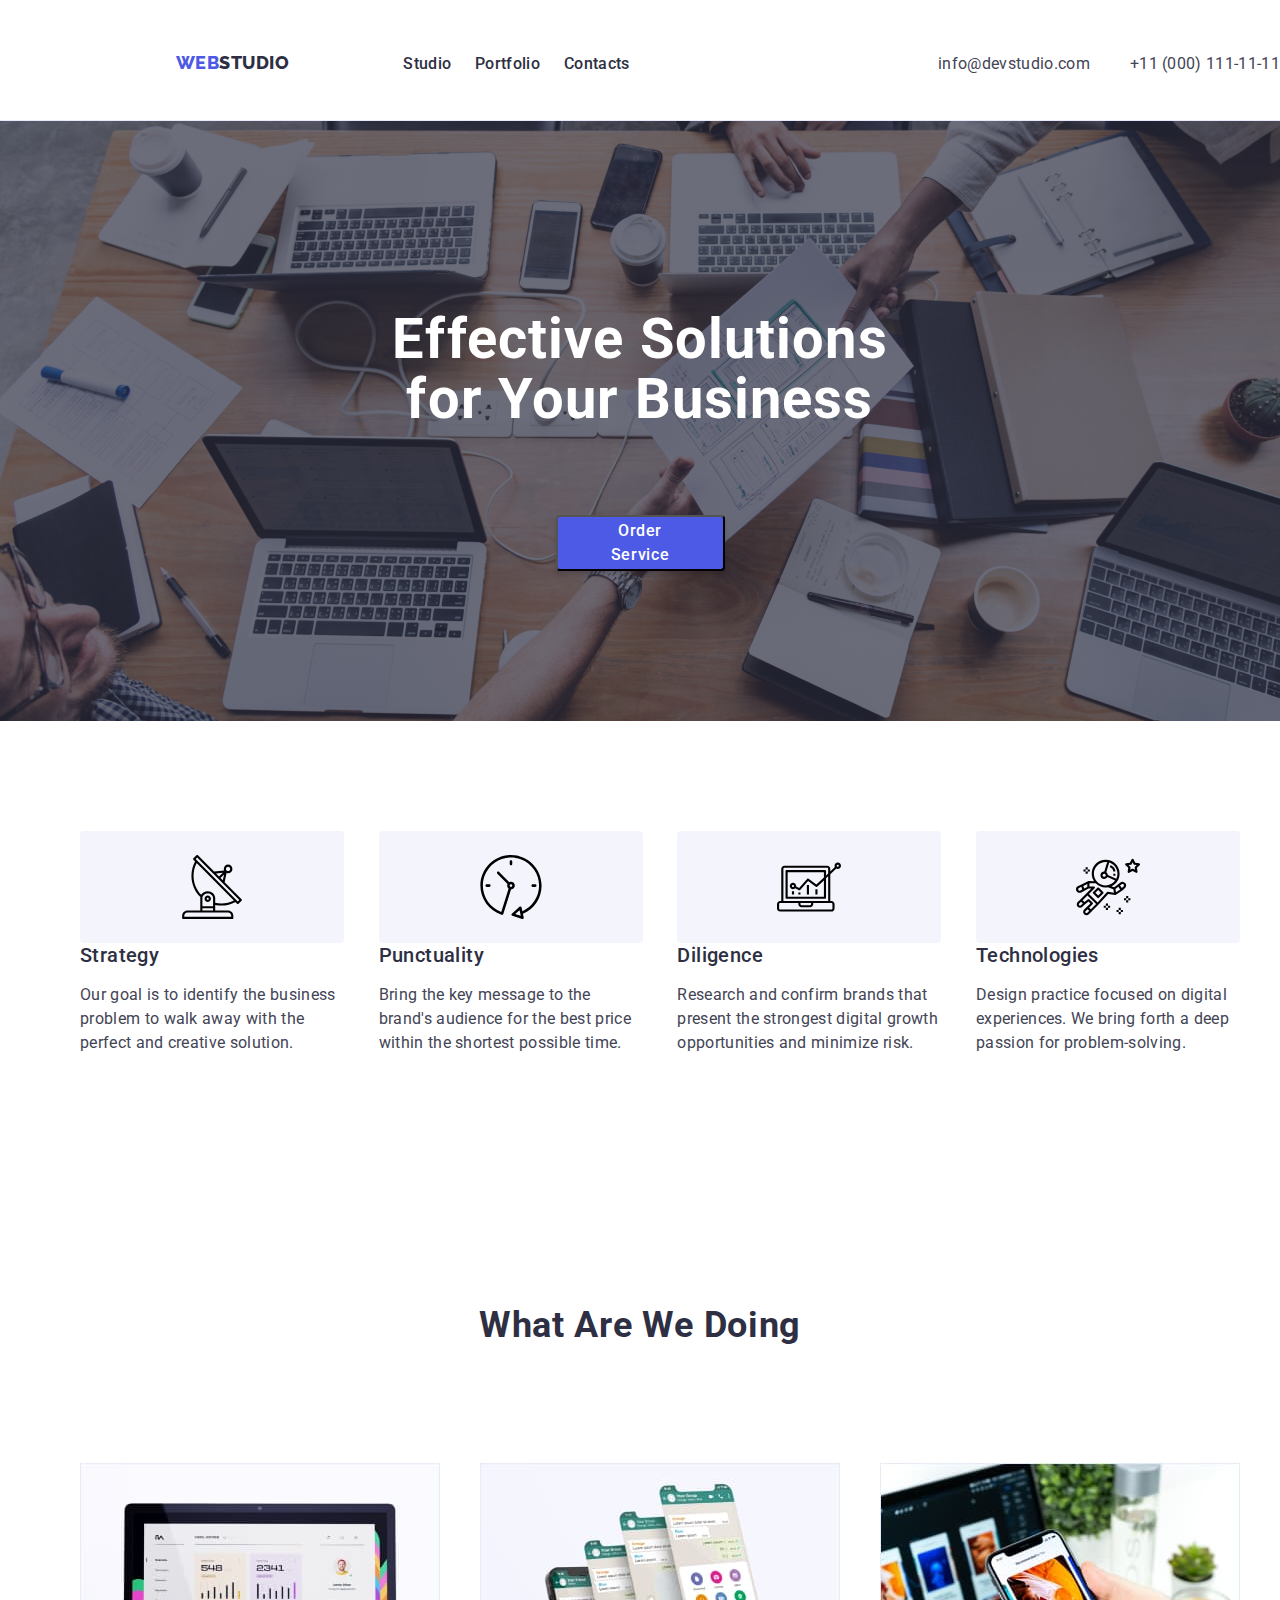
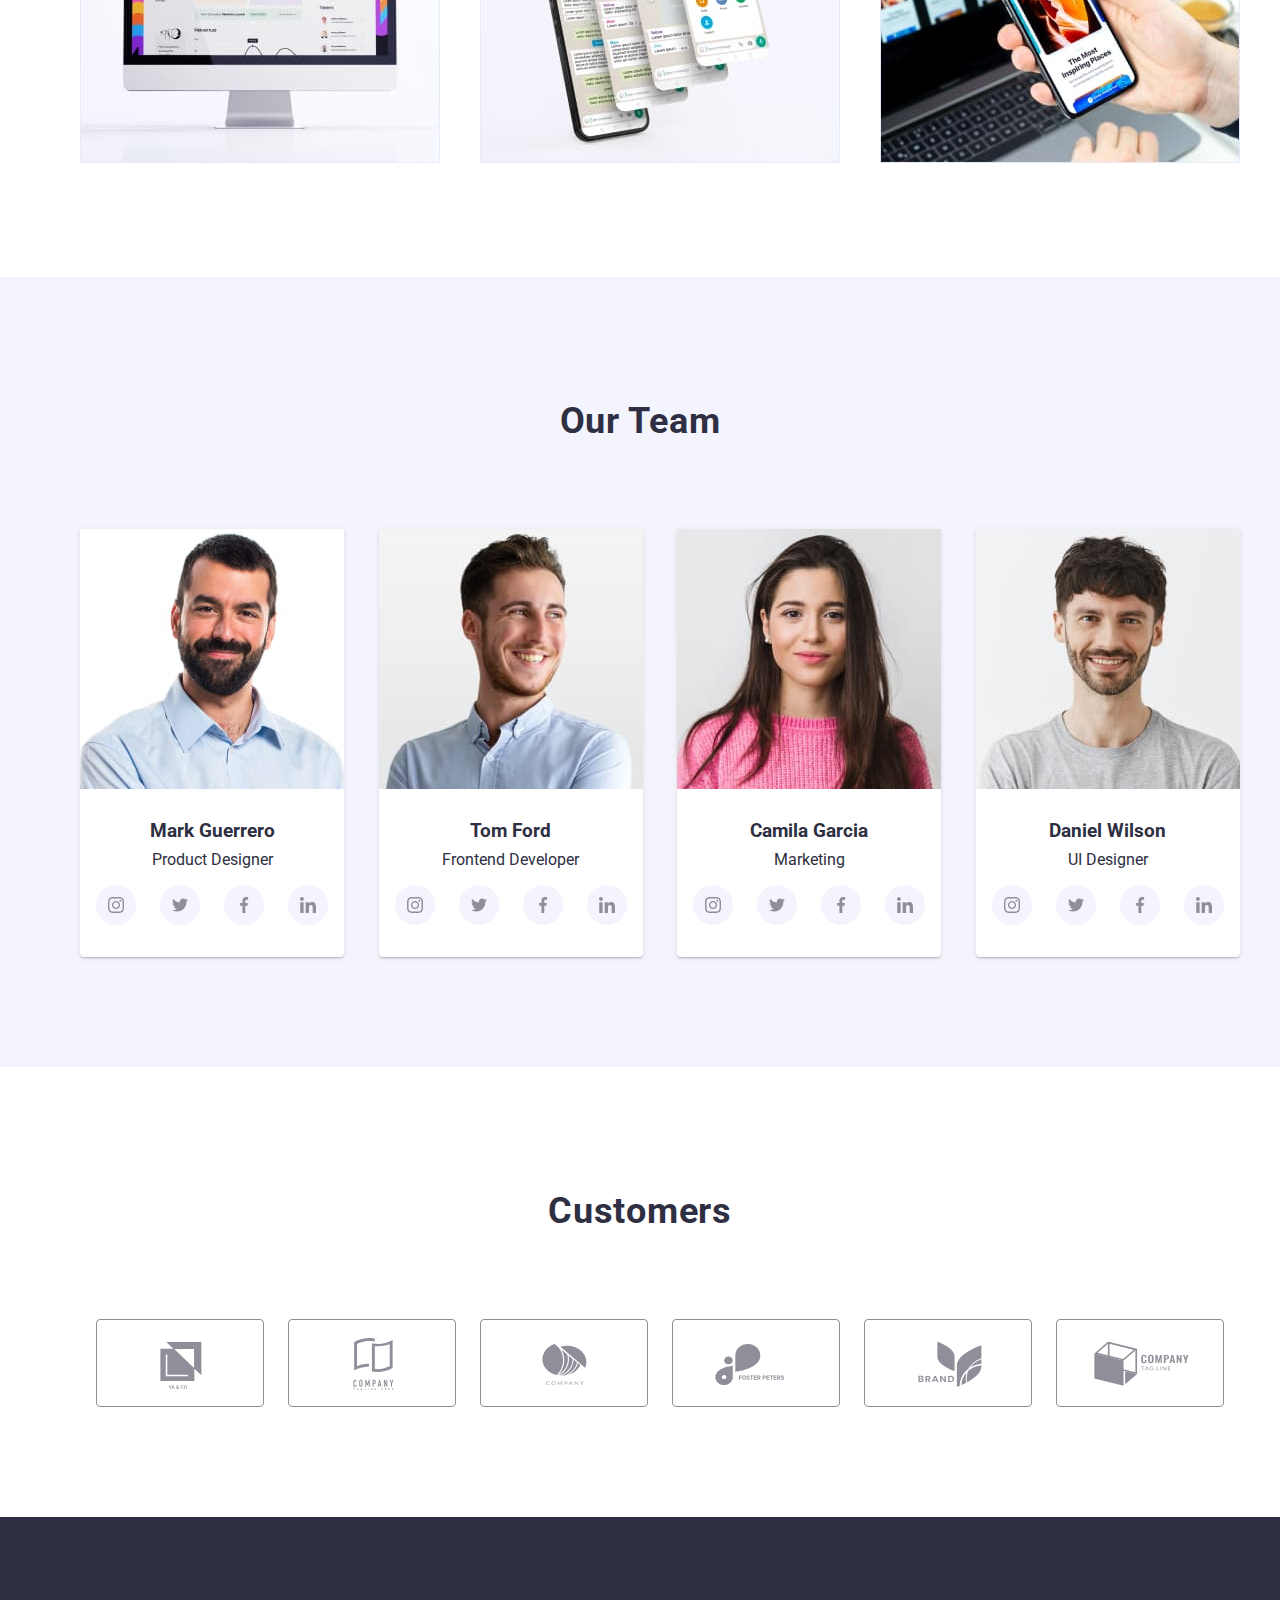
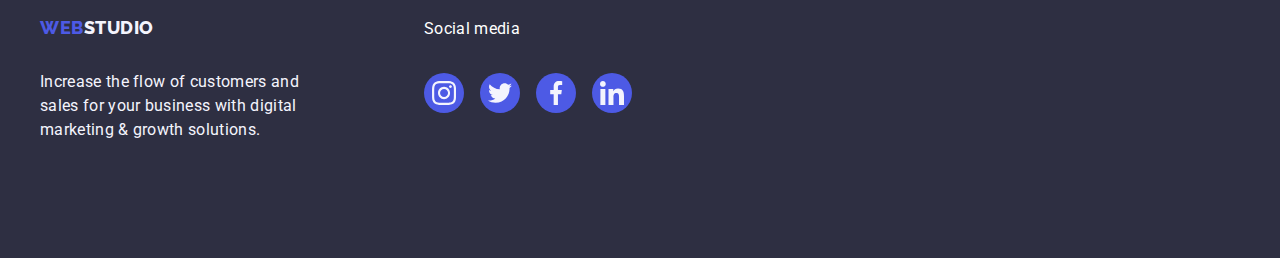
<file: index.html>
<!DOCTYPE html>
<html lang="en">

<head>
    <meta charset="UTF-8">
    <meta name="viewport" content="width=device-width, initial-scale=1.0">
    <!-- google fonts -->
    <link rel="preconnect" href="https://fonts.googleapis.com">
    <link rel="preconnect" href="https://fonts.gstatic.com" crossorigin>
    <link
        href="https://fonts.googleapis.com/css2?family=Raleway:wght@700&family=Roboto:wght@400;500;700;900&display=swap"
        rel="stylesheet">
    <link rel="stylesheet" href="./css/modern-normalize.css" />
    <link rel="stylesheet" href="./css/styles.css">

    <title>Web Studio</title>
</head>


<body>

    <header class="top-line">
        <div class="container top-line-style">
            <a class="logo" href="index.html">WEB</a>

            <nav class="navbar">
                <ul class="navbar-list">
                    <li>
                        <a class="navbar-list-item" href="index.html">Studio</a>
                    </li>
                    <li>
                        <a class="navbar-list-item" href="portfolio.html">Portfolio</a>
                    </li>
                    <li>
                        <a class="navbar-list-item" href="contacts.html">Contacts</a>
                    </li>
                </ul>
            </nav>
            <ul class="contact-info">
                <li>
                    <a href="mailto:info@devstudio.com">info@devstudio.com</a>
                </li>
                <li>
                    <a href="tel:+110001111111">+11 (000) 111-11-11</a>
                </li>
            </ul>
        </div>
    </header>

    <main>

        <!-- sectiunea hero image -->
        <section class="section section-one">
            <div class="container hero-section">
                <h1>Effective Solutions for Your Business</h1>
                <button type="button">Order Service</button>
            </div>
        </section>

        <!-- sectiunea 1 -->
        <section class="section">
            <div class="container">
                <ul class="section-one-list">
                    <li class="section-one-list-item">
                        <div class="section-one-svg-container">
                            <svg>
                                <use href="./images/icons/symbol-defs.svg#icon-antenna" aria-label="antenna">

                                </use>
                            </svg>
                        </div>
                        <h3>Strategy</h3>
                        <p>Our goal is to identify the business problem to walk away with the perfect and
                            creative solution.</p>
                    </li>
                    <li class="section-one-list-item">
                        <div class="section-one-svg-container">
                            <svg>
                                <use href="./images/icons/symbol-defs.svg#icon-clock" aria-label="clock">

                                </use>
                            </svg>
                        </div>
                        <h3>Punctuality</h3>
                        <p>Bring the key message to the brand's audience for the best price within the
                            shortest possible time.</p>

                    </li>
                    <li class="section-one-list-item">
                        <div class="section-one-svg-container">
                            <svg>
                                <use href="./images/icons/symbol-defs.svg#icon-diagram" aria-label="diagram">

                                </use>
                            </svg>
                        </div>
                        <h3>Diligence</h3>
                        <p>Research and confirm brands that present the strongest digital growth
                            opportunities and minimize risk.</p>
                    </li>
                    <li class="section-one-list-item">
                        <div class="section-one-svg-container">
                            <svg>
                                <use href="./images/icons/symbol-defs.svg#icon-astronaut" aria-label="astronaut">

                                </use>
                            </svg>
                        </div>
                        <h3>Technologies</h3>
                        <p>Design practice focused on digital experiences. We bring forth a deep
                            passion for problem-solving.</p>
                    </li>
                </ul>
            </div>
        </section>

        <!-- sectiunea 2 what are we doing -->

        <section class="section section-two">
            <div class="container section-two">
                <h2>What Are We Doing</h2>
                <ul class="section-two-list">
                    <li>
                        <img src="./images/img1.jpg" alt="mac computer" width="360" height="300">
                    </li>
                    <li>
                        <img src="./images/img2.jpg" alt="mobile device" width="360" height="300">
                    </li>
                    <li>
                        <img src="./images/img3.jpg" alt="computer and mobile device" width="360" height="300">
                    </li>
                </ul>
            </div>
        </section>



        <!-- sectiunea 3 our team -->

        <section class="section section-three">
            <div class="container our-team-section">
                <h2>Our Team</h2>
                <ul class="cards-list">
                    <li class="card">
                        <img src="./images/img1-Mark.jpg" alt="Mark Guerrero" width="264" height="260">
                        <div class="card-content">
                            <h3>Mark Guerrero </h3>
                            <p>Product Designer</p>
                            <div class="social-icons-list">
                                <a href="https://www.instagram.com/" target="_blank" class="social-icon"
                                    aria-label="instagram-link" rel="noopener, nofollow, noreferrer">
                                    <svg>
                                        <use href="./images/icons/symbol-defs.svg#icon-instagram">
                                        </use>
                                    </svg>
                                </a>
                                <a href="https://www.twitter.com/" target="_blank" class="social-icon"
                                    aria-label="twitter-link" rel="noopener, nofollow, noreferrer">
                                    <svg>
                                        <use href="./images/icons/symbol-defs.svg#icon-twitter">
                                        </use>
                                    </svg>
                                </a>
                                <a href="https://www.facebook.com/" target="_blank" class="social-icon"
                                    aria-label="facebook-link" rel="noopener, nofollow, noreferrer">
                                    <svg>
                                        <use href="./images/icons/symbol-defs.svg#icon-facebook">
                                        </use>
                                    </svg>
                                </a>
                                <a href="https://www.linkedin.com/" target="_blank" class="social-icon"
                                    aria-label="linkedin-link" rel="noopener, nofollow, noreferrer">
                                    <svg>
                                        <use href="./images/icons/symbol-defs.svg#icon-linkedin">
                                        </use>
                                    </svg>
                                </a>
                            </div>
                        </div>
                    </li>

                    <li class="card">
                        <img src="./images/img2-Tom.jpg" alt="Tom Ford" width="264" height="260">
                        <div class="card-content">
                            <h3>Tom Ford</h3>
                            <p>Frontend Developer</p>
                            <div class="social-icons-list">
                                <a href="https://www.instagram.com/" target="_blank" class="social-icon"
                                    aria-label="instagram-link" rel="noopener, nofollow, noreferrer">
                                    <svg>
                                        <use href="./images/icons/symbol-defs.svg#icon-instagram">
                                        </use>
                                    </svg>
                                </a>
                                <a href="https://www.twitter.com/" target="_blank" class="social-icon"
                                    aria-label="twitter-link" rel="noopener, nofollow, noreferrer">
                                    <svg>
                                        <use href="./images/icons/symbol-defs.svg#icon-twitter">
                                        </use>
                                    </svg>
                                </a>
                                <a href="https://www.facebook.com/" target="_blank" class="social-icon"
                                    aria-label="facebook-link" rel="noopener, nofollow, noreferrer">
                                    <svg>
                                        <use href="./images/icons/symbol-defs.svg#icon-facebook">
                                        </use>
                                    </svg>
                                </a>
                                <a href="https://www.linkedin.com/" target="_blank" class="social-icon"
                                    aria-label="linkedin-link" rel="noopener, nofollow, noreferrer">
                                    <svg>
                                        <use href="./images/icons/symbol-defs.svg#icon-linkedin">
                                        </use>
                                    </svg>
                                </a>
                            </div>
                        </div>
                    </li>
                    <li class="card">
                        <img src="./images/img3-Camila.jpg" alt="Camila Garcia" width="264" height="260">
                        <div class="card-content">
                            <h3>Camila Garcia</h3>
                            <p>Marketing</p>
                            <div class="social-icons-list">
                                <a href="https://www.instagram.com/" target="_blank" class="social-icon"
                                    aria-label="instagram-link" rel="noopener, nofollow, noreferrer">
                                    <svg>
                                        <use href="./images/icons/symbol-defs.svg#icon-instagram">
                                        </use>
                                    </svg>
                                </a>
                                <a href="https://www.twitter.com/" target="_blank" class="social-icon"
                                    aria-label="twitter-link" rel="noopener, nofollow, noreferrer">
                                    <svg>
                                        <use href="./images/icons/symbol-defs.svg#icon-twitter">
                                        </use>
                                    </svg>
                                </a>
                                <a href="https://www.facebook.com/" target="_blank" class="social-icon"
                                    aria-label="facebook-link" rel="noopener, nofollow, noreferrer">
                                    <svg>
                                        <use href="./images/icons/symbol-defs.svg#icon-facebook">
                                        </use>
                                    </svg>
                                </a>
                                <a href="https://www.linkedin.com/" target="_blank" class="social-icon"
                                    aria-label="linkedin-link" rel="noopener, nofollow, noreferrer">
                                    <svg>
                                        <use href="./images/icons/symbol-defs.svg#icon-linkedin">
                                        </use>
                                    </svg>
                                </a>
                            </div>
                        </div>
                    </li>
                    <li class="card">
                        <img src="./images/img4-Daniel.jpg" alt="Daniel Wilson" width="264" height="260">
                        <div class="card-content">
                            <h3>Daniel Wilson</h3>
                            <p>UI Designer</p>
                            <div class="social-icons-list">
                                <a href="https://www.instagram.com/" target="_blank" class="social-icon"
                                    aria-label="instagram-link" rel="noopener, nofollow, noreferrer">
                                    <svg>
                                        <use href="./images/icons/symbol-defs.svg#icon-instagram">
                                        </use>
                                    </svg>
                                </a>
                                <a href="https://www.twitter.com/" target="_blank" class="social-icon"
                                    aria-label="twitter-link" rel="noopener, nofollow, noreferrer">
                                    <svg>
                                        <use href="./images/icons/symbol-defs.svg#icon-twitter">
                                        </use>
                                    </svg>
                                </a>
                                <a href="https://www.facebook.com/" target="_blank" class="social-icon"
                                    aria-label="facebook-link" rel="noopener, nofollow, noreferrer">
                                    <svg>
                                        <use href="./images/icons/symbol-defs.svg#icon-facebook">
                                        </use>
                                    </svg>
                                </a>
                                <a href="https://www.linkedin.com/" target="_blank" class="social-icon"
                                    aria-label="linkedin-link" rel="noopener, nofollow, noreferrer">
                                    <svg>
                                        <use href="./images/icons/symbol-defs.svg#icon-linkedin">
                                        </use>
                                    </svg>
                                </a>
                            </div>
                        </div>
                    </li>
                </ul>
            </div>
        </section>

        <!-- sectiunea 4 Customers -->
        <section class="section section-four">
            <div class="container section-four">
                <h2>Customers</h2>
                <ul class="customers-list">
                    <li class="client-icon-container">
                        <svg class="client-icon">
                            <use href="./images/icons/symbol-defs.svg#icon-logo-client1">

                            </use>
                        </svg>
                    </li>
                    <li class="client-icon-container">
                        <svg class="client-icon">
                            <use href="./images/icons/symbol-defs.svg#icon-logo-client2">

                            </use>
                        </svg>
                    </li>
                    <li class="client-icon-container">
                        <svg class="client-icon">
                            <use href="./images/icons/symbol-defs.svg#icon-logo-client3">

                            </use>
                        </svg>
                    </li>
                    <li class="client-icon-container">
                        <svg class="client-icon">
                            <use href="./images/icons/symbol-defs.svg#icon-logo-client4">

                            </use>
                        </svg>
                    </li>
                    <li class="client-icon-container">
                        <svg class="client-icon">
                            <use href="./images/icons/symbol-defs.svg#icon-logo-client5">

                            </use>
                        </svg>
                    </li>
                    <li class="client-icon-container">
                        <svg class="client-icon">
                            <use href="./images/icons/symbol-defs.svg#icon-logo-client6">

                            </use>
                        </svg>
                    </li>
                </ul>


            </div>

        </section>
    </main>

    <footer class="footer-section">
        <div class="container">
            <div class="footer-section-style">
                <a class="footer-logo" href="index.html">WEB</a>
                <p>Increase the flow of customers and sales for your business with digital marketing & growth solutions.
                </p>
            </div>
            <div class="social-container">
                <p>Social media</p>
                <div class="footer-social-icons-list">
                    <a href="https://www.instagram.com/" target="_blank" class="social-icon" aria-label="instagram-link"
                        rel="noopener, nofollow, noreferrer">
                        <svg>
                            <use href="./images/icons/symbol-defs.svg#icon-instagram">
                            </use>
                        </svg>
                    </a>
                    <a href="https://www.twitter.com/" target="_blank" class="social-icon" aria-label="twitter-link"
                        rel="noopener, nofollow, noreferrer">
                        <svg>
                            <use href="./images/icons/symbol-defs.svg#icon-twitter">
                            </use>
                        </svg>
                    </a>
                    <a href="https://www.facebook.com/" target="_blank" class="social-icon" aria-label="facebook-link"
                        rel="noopener, nofollow, noreferrer">
                        <svg>
                            <use href="./images/icons/symbol-defs.svg#icon-facebook">
                            </use>
                        </svg>
                    </a>
                    <a href="https://www.linkedin.com/" target="_blank" class="social-icon" aria-label="linkedin-link"
                        rel="noopener, nofollow, noreferrer">
                        <svg>
                            <use href="./images/icons/symbol-defs.svg#icon-linkedin">
                            </use>
                        </svg>
                    </a>
                </div>
            </div>
        </div>
    </footer>
</body>

</html>
</file>
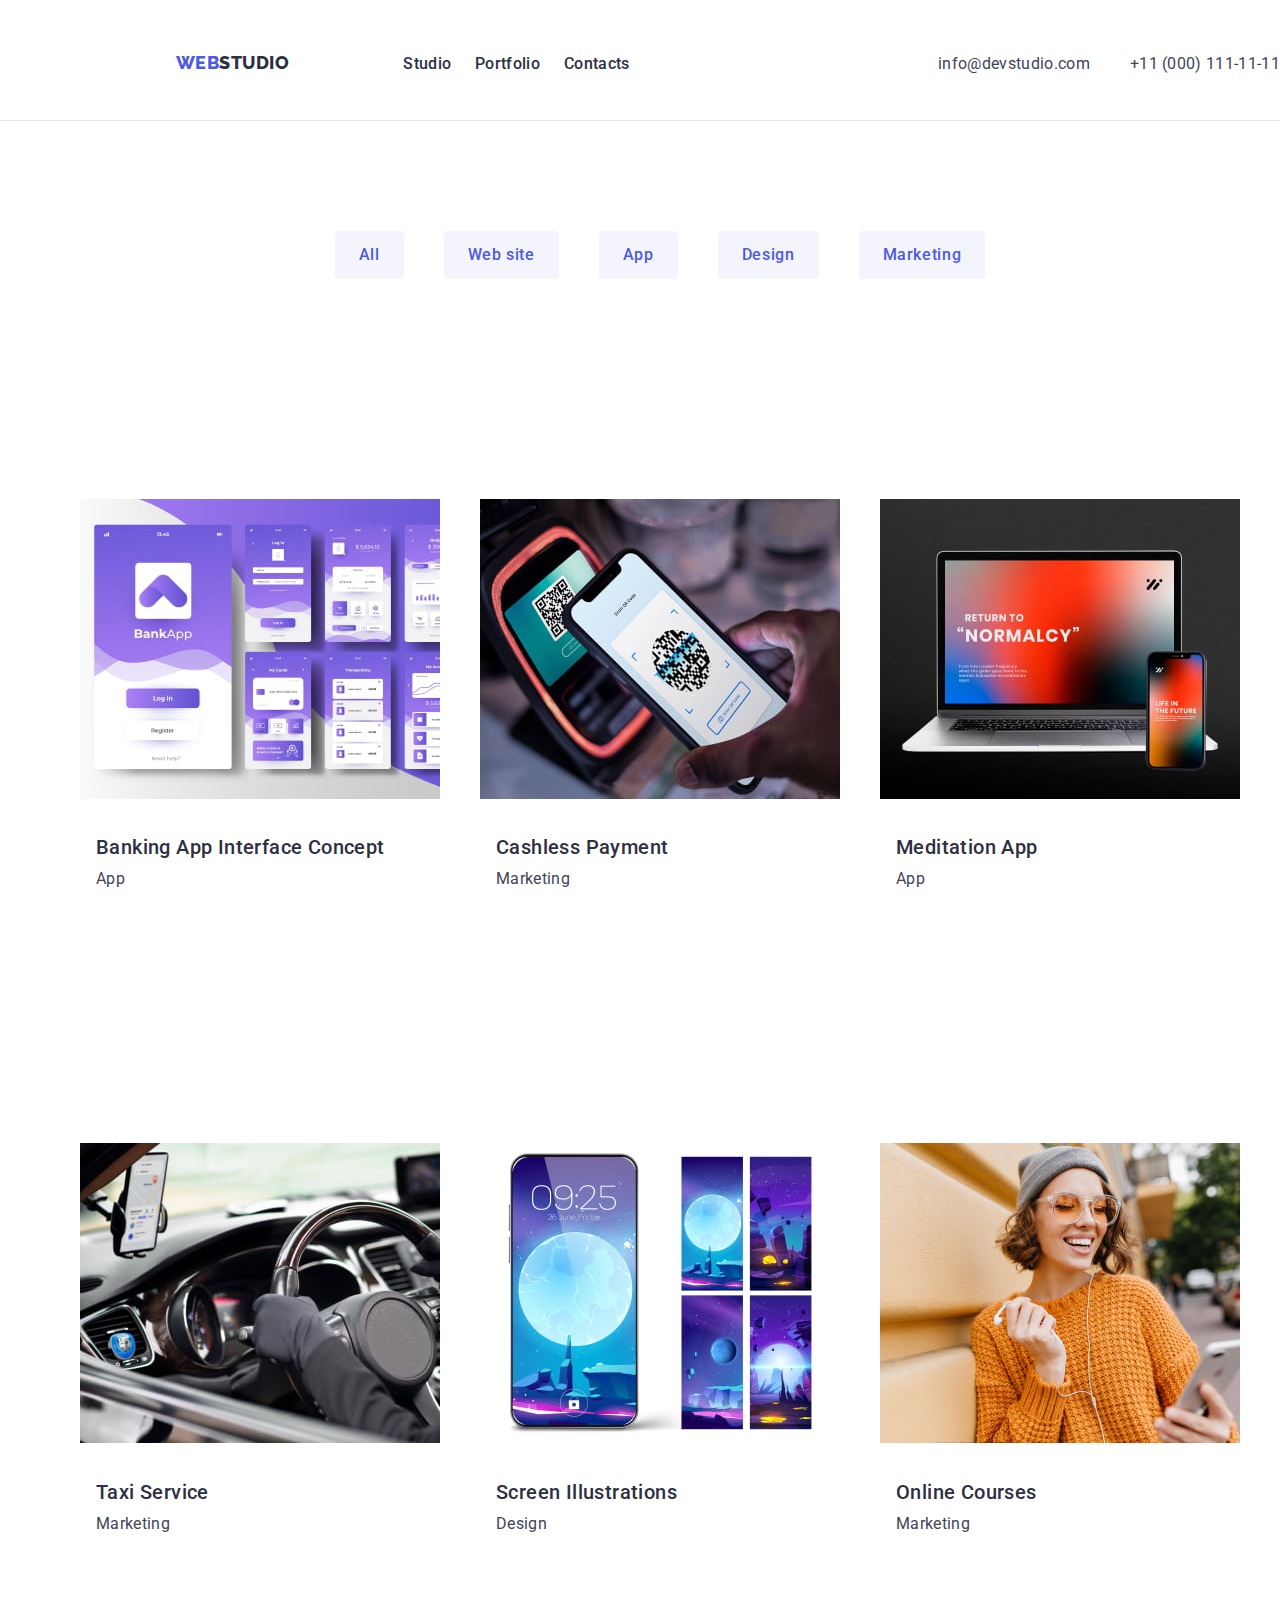
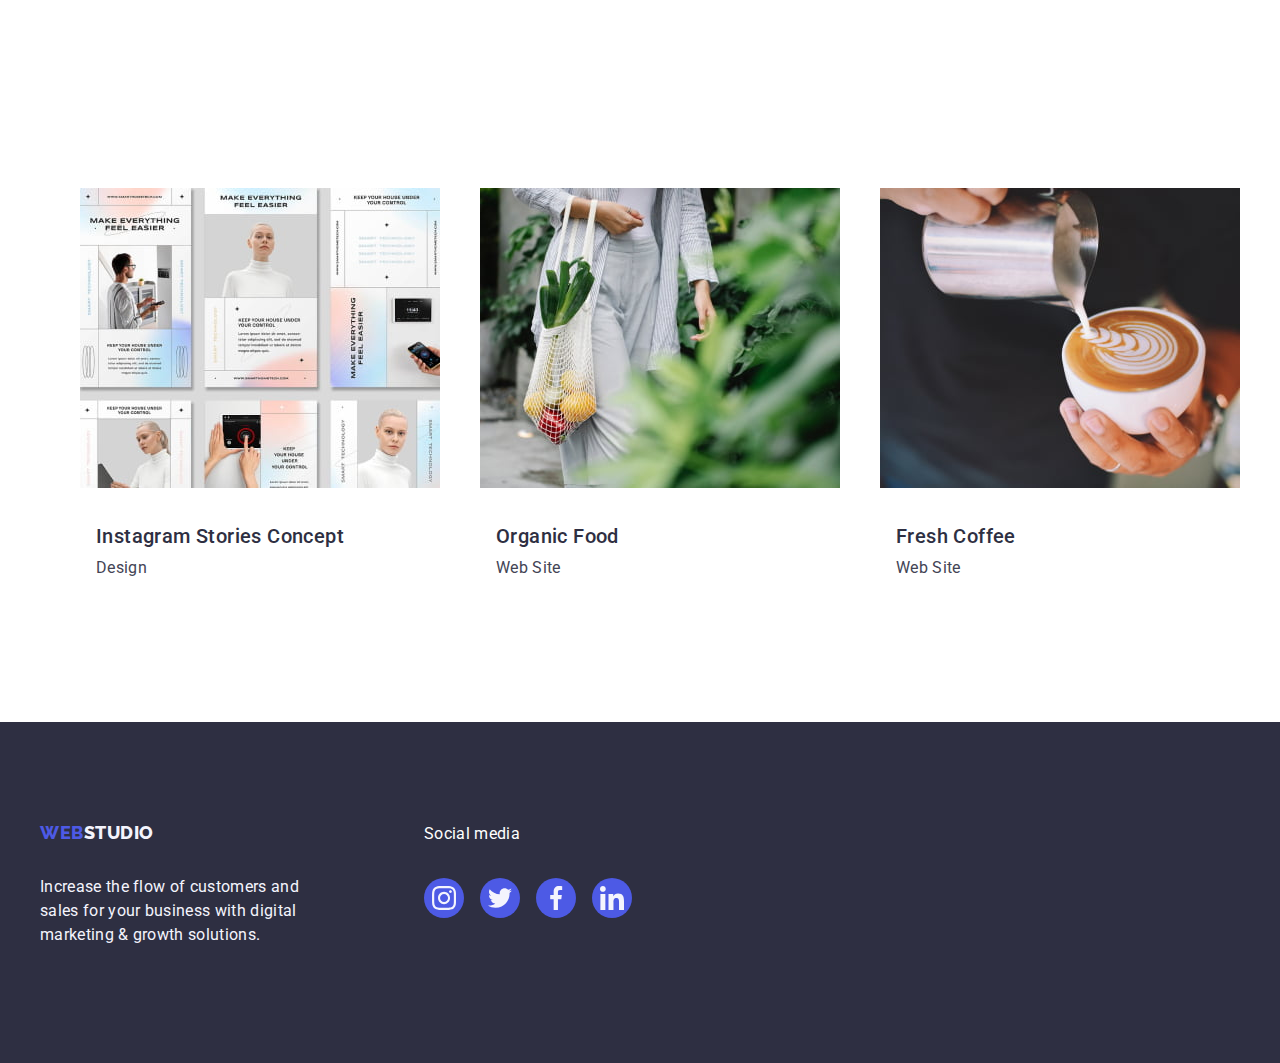
<file: portfolio.html>
<!DOCTYPE html>
<html lang="en">

<head>
    <meta charset="UTF-8">
    <meta name="viewport" content="width=device-width, initial-scale=1.0">
    <title>Portofolio</title>
    <link rel="preconnect" href="https://fonts.googleapis.com">
    <link rel="preconnect" href="https://fonts.gstatic.com" crossorigin>
    <link
        href="https://fonts.googleapis.com/css2?family=Raleway:ital,wght@0,100..900;1,100..900&family=Roboto:wght@400;500;700;900&display=swap"
        rel="stylesheet">
    <link rel="stylesheet" href="./css/modern-normalize.css">
    <link rel="stylesheet" href="./css/portfolio.css">

</head>

<body>
    <header class="top-line">
        <div class="container top-line-style">
            <a class="logo" href="index.html">WEB</a>

            <nav class="navbar">
                <ul class="navbar-list">
                    <li>
                        <a class="navbar-list-item" href="index.html">Studio</a>
                    </li>
                    <li>
                        <a class="navbar-list-item" href="portfolio.html">Portfolio</a>
                    </li>
                    <li>
                        <a class="navbar-list-item" href="contacts.html">Contacts</a>
                    </li>
                </ul>
            </nav>
            <ul class="contact-info">
                <li>
                    <a href="mailto:info@devstudio.com">info@devstudio.com</a>
                </li>
                <li>
                    <a href="tel:+110001111111">+11 (000) 111-11-11</a>
                </li>
            </ul>
        </div>
    </header>

    <main>
        <!-- Sectiunea Filters -->
        <section class="section">
            <div class="container">
                <ul class="filter-list">
                    <li>
                        <button class="filter-list-button" type="button">All</button>
                    </li>
                    <li>
                        <button class="filter-list-button" type="button">Web site</button>
                    </li>
                    <li>
                        <button class="filter-list-button" type="button">App</button>
                    </li>
                    <li>
                        <button class="filter-list-button" type="button">Design</button>
                    </li>
                    <li>
                        <button class="filter-list-button" type="button">Marketing</button>
                    </li>
                </ul>
            </div>
        </section>
        <!-- Sectiunea Row 1 -->
        <section class="section">
            <div class="container">
                <ul class="row-list">
                    <li class="project-card">
                        <img src="./images/img-banking-app.jpg" alt="Banking App Interface Concept" width="360"
                            height="300">
                        <div class="project-card-info">
                            <h3>Banking App Interface Concept</h3>
                            <p>App</p>
                        </div>
                    </li>
                    <li class="project-card">
                        <img src="./images/img-casshless-payment.jpg" alt="Cashless Payment" width="360" height="300">
                        <div class="project-card-info">
                            <h3>Cashless Payment</h3>
                            <p>Marketing</p>
                        </div>
                    </li>
                    <li class="project-card">
                        <img src="./images/img-meditation-app.jpg" alt="Meditation App" width="360" height="300">
                        <div class="project-card-info">
                            <h3>Meditation App</h3>
                            <p>App</p>
                        </div>
                    </li>
                </ul>
            </div>
        </section>

        <!-- Sectiunea Row 2 -->
        <section class="section">
            <div class="container">
                <ul class="row-list">
                    <li class="project-card">
                        <img src="./images/img-taxi-service.jpg" alt="Taxi Service" width="360" height="300">
                        <div class="project-card-info">
                            <h3>Taxi Service</h3>
                            <p>Marketing</p>
                        </div>
                    </li>
                    <li class="project-card">
                        <img src="./images/img-screen-illustrations.jpg" alt="Screen Illustrations" width="360"
                            height="300">
                        <div class="project-card-info">
                            <h3>Screen Illustrations</h3>
                            <p>Design</p>
                        </div>
                    </li>
                    <li class="project-card">
                        <img src="./images/img-online-courses.jpg" alt="Online Courses" width="360" height="300">
                        <div class="project-card-info">
                            <h3>Online Courses</h3>
                            <p>Marketing</p>
                        </div>
                    </li>
                </ul>
            </div>
        </section>
        <!-- Sectiunea Row 3 -->
        <section class="section">
            <div class="container">
                <ul class="row-list">
                    <li class="project-card">
                        <img src="./images/img-insta-stories-concept.jpg" alt="Instagram Stories Concept" width="360"
                            height="300">
                        <div class="project-card-info">
                            <h3>Instagram Stories Concept</h3>
                            <p>Design</p>
                        </div>
                    </li>
                    <li class="project-card">
                        <img src="./images/img-organic-food.jpg" alt="Organic Food" width="360" height="300">
                        <div class="project-card-info">
                            <h3>Organic Food</h3>
                            <p>Web Site</p>
                        </div>
                    </li>
                    <li class="project-card">
                        <img src="./images/img-fresh-coffee.jpg" alt="Fresh Coffee" width="360" height="300">
                        <div class="project-card-info">
                            <h3>Fresh Coffee</h3>
                            <p>Web Site</p>
                        </div>
                    </li>
                </ul>
            </div>
        </section>
    </main>

    <footer class="footer-section">
        <div class="container">
            <div class="footer-section-style">
                <a class="footer-logo" href="index.html">WEB</a>
                <p>Increase the flow of customers and sales for your business with digital marketing & growth solutions.
                </p>
            </div>
            <div class="social-container">
                <p>Social media</p>
                <div class="footer-social-icons-list">
                    <a href="https://www.instagram.com/" target="_blank" class="social-icon" aria-label="instagram-link"
                        rel="noopener, nofollow, noreferrer">
                        <svg>
                            <use href="./images/icons/symbol-defs.svg#icon-instagram">
                            </use>
                        </svg>
                    </a>
                    <a href="https://www.twitter.com/" target="_blank" class="social-icon" aria-label="twitter-link"
                        rel="noopener, nofollow, noreferrer">
                        <svg>
                            <use href="./images/icons/symbol-defs.svg#icon-twitter">
                            </use>
                        </svg>
                    </a>
                    <a href="https://www.facebook.com/" target="_blank" class="social-icon" aria-label="facebook-link"
                        rel="noopener, nofollow, noreferrer">
                        <svg>
                            <use href="./images/icons/symbol-defs.svg#icon-facebook">
                            </use>
                        </svg>
                    </a>
                    <a href="https://www.linkedin.com/" target="_blank" class="social-icon" aria-label="linkedin-link"
                        rel="noopener, nofollow, noreferrer">
                        <svg>
                            <use href="./images/icons/symbol-defs.svg#icon-linkedin">
                            </use>
                        </svg>
                    </a>
                </div>
            </div>
        </div>
    </footer>
</body>

</html>
</file>
<file: css/styles.css>
/* google fonts */
.roboto-regular {
  font-family: "Roboto", sans-serif;
  font-weight: 400;
  font-style: normal;
}

.roboto-medium {
  font-family: "Roboto", sans-serif;
  font-weight: 500;
  font-style: normal;
}

.roboto-bold {
  font-family: "Roboto", sans-serif;
  font-weight: 700;
  font-style: normal;
}

.roboto-black {
  font-family: "Roboto", sans-serif;
  font-weight: 900;
  font-style: normal;
}

.raleway-font {
  font-family: "Raleway", sans-serif;
  font-optical-sizing: auto;
  font-weight: 700;
  font-style: normal;
}

:root {
  --font-family: "Roboto", sans-serif;
  --second-family: "Raleway", sans-serif;
  --iris: rgba(77, 90, 229, 1);
  --ocean: rgba(64, 75, 191, 1);
  --navy-blue: rgba(46, 47, 66, 1);
  --green: rgba(49, 208, 170, 1);
  --slate: rgba(67, 68, 85, 1);
  --light-slate: rgba(142, 143, 153, 1);
  --corn-flower: rgba(231, 233, 252, 1);
  --cloud: rgba(244, 244, 253, 1);
  --navy-blue-modal: rgba(46, 47, 66, 0.4);
  --grey: rgba(46, 47, 66, 0.7);
  --white: rgba(255, 255, 255, 1);
  --dairy: rgba(252, 252, 252, 1);
}

body {
  font-family: var(--font-family);
  color: var(--navy-blue);
}

ul {
  list-style-type: none;
}

a {
  text-decoration: none;
}

.container {
  width: 1200px;
  margin: 0 auto;
}

.section {
  padding: 94px 0;
}

.top-line {
  background-color: var(--white);
  display: flex;
  padding: 1.5em 0;
  border-bottom: 1px solid var(--corn-flower);
}

.top-line-style {
  display: flex;
  width: 90em;
  height: 4.5em;
  justify-content: space-between;
  align-items: baseline;
}

.logo {
  color: var(--iris);
  font-family: var(--second-family);
  font-size: 18px;
  font-weight: 800;
  line-height: 1.3125;
  letter-spacing: 0.03em;
  padding-top: 1.5em;
  padding-left: 9.75em;
}

.logo::after {
  content: "STUDIO";
  color: var(--navy-blue);
}

.navbar-list {
  width: 16.3125em;
  height: 1.5em;
  display: flex;
  gap: 1.5em;
  margin-right: 6.25em;
}

.navbar-list-item {
  color: var(--navy-blue);
  font-family: var(--font-family);
  font-size: 16px;
  font-weight: 500;
  line-height: 1.5em;
  letter-spacing: 0.02em;
}

.navbar-list-item:hover {
  color: var(--green);
}

.contact-info {
  display: flex;
  font-family: var(--font-family);
  gap: 2.5em;
  font-weight: 400;
  font-size: 16px;
  line-height: 1.5em;
  letter-spacing: 0.02em;
  margin-left: 100px;
}

.contact-info a {
  color: var(--slate);
}

.contact-info a:hover {
  color: var(--green);
}

.section-one {
  background: linear-gradient(rgba(46, 47, 66, 0.7), rgba(46, 47, 66, 0.7)),
    url(../images/people-office.png);
  height: 600px;
  display: flex;
  justify-content: center;
}

.hero-section {
  display: flex;
  flex-direction: column;
  align-items: center;
  justify-content: center;
  gap: 48px;
}

.hero-section h1 {
  width: 496px;
  height: 120px;
  font-weight: 700;
  font-size: 56px;
  line-height: 1.07143;
  letter-spacing: 0.02em;
  text-align: center;
  color: var(--white);
}

.hero-section button {
  width: 169px;
  height: 56px;
  padding: 16px 32px;
  background: var(--iris);
  border-radius: 4px;
  box-shadow: 0 4px 4px 0 rgba(0, 0, 0, 0.15);
  font-weight: 500;
  font-size: 16px;
  line-height: 1.5;
  letter-spacing: 0.04em;
  color: var(--white);
  display: flex;
  justify-content: center;
  align-items: center;
  cursor: pointer;
}

.hero-section button:hover {
  color: var(--green);
  background: var(--slate);
}

.section-one-list {
  display: flex;
  justify-content: space-between;
}

.section-one-list-item h3 {
  font-weight: 500;
  font-size: 20px;
  line-height: 1.2;
  letter-spacing: 0.02em;
}

.section-one-list-item p {
  font-size: 16px;
  line-height: 1.5;
  letter-spacing: 0.02em;
  color: var(--slate);
}

.section-one-list-item {
  width: 264px;
  display: flex;
  flex-direction: column;
  justify-content: space-between;
}

.section-two {
  display: flex;
  flex-direction: column;
  gap: 72px;
}

.section-two h2 {
  font-weight: 700;
  font-size: 36px;
  line-height: 1.11111;
  letter-spacing: 0.02em;
  text-transform: capitalize;
  text-align: center;
}

.section-two-list {
  display: flex;
  justify-content: space-between;
}

.section-three {
  background: var(--cloud);
}

.our-team-section {
  display: flex;
  flex-direction: column;
}

.our-team-section h2 {
  font-weight: 700;
  font-size: 36px;
  line-height: 1.11111;
  letter-spacing: 0.02em;
  margin-bottom: 72px;
  text-align: center;
}

.cards-list {
  display: flex;
  justify-content: space-between;
}

.card {
  border-radius: 0 0 4px 4px;
  box-shadow: 0 2px 1px 0 rgba(46, 47, 66, 0.08),
    0 1px 1px 0 rgba(46, 47, 66, 0.16), 0 1px 6px 0 rgba(46, 47, 66, 0.08);
  background: var(--white);
  display: flex;
  flex-direction: column;
}

.card-content p,
h3 {
  margin: 0;
}

.cards-list .card img {
  margin-bottom: 32px;
}

.card-content {
  display: flex;
  flex-direction: column;
  align-items: center;
  justify-content: center;
  gap: 8px;
  margin-bottom: 32px;
}

/* footer css */
.footer-section {
  background: var(--navy-blue);
  padding: 100px 0;
}

.footer-section .container {
  display: flex;
}

.footer-section-style {
  display: flex;
  flex-direction: column;
  gap: 16px;
  width: 264px;
}

.footer-logo {
  font-family: var(--second-family);
  font-weight: 800;
  font-size: 18px;
  line-height: 1.16667em;
  letter-spacing: 0.03em;
  color: var(--iris);
}

.footer-logo::after {
  content: "STUDIO";
  color: var(--cloud);
}

.footer-section-style p {
  font-family: var(--font-family);
  font-weight: 400;
  font-size: 16px;
  line-height: 1.5em;
  letter-spacing: 0.02em;
  color: var(--cloud);
}

.social-icons-list {
  display: flex;
  gap: 24px;
  margin-top: 8px;
  justify-content: center;
}

.social-icons-list .social-icon svg {
  width: 16px;
  height: 16px;
}

.social-icons-list .social-icon {
  width: 40px;
  height: 40px;
  background-color: var(--cloud);
  fill: var(--light-slate);
  border-radius: 50%;
  display: flex;
  justify-content: center;
  align-items: center;
}

.social-icons-list .social-icon:hover,
.social-icons-list .social-icon:active {
  width: 40px;
  height: 40px;
  background-color: var(--iris);
  fill: var(--cloud);
  border-radius: 50%;
  display: flex;
  justify-content: center;
  align-items: center;
}

.section-one-svg-container {
  display: flex;
  justify-content: center;
  background-color: var(--cloud);
  padding: 24px;
  border-radius: 4px;
}

.section-one-svg-container svg {
  width: 64px;
  height: 64px;
}

.section-four {
  display: flex;
  flex-direction: column;
  align-items: center;
}

.section-four h2 {
  font-weight: 700;
  font-size: 36px;
  line-height: 1.11111;
  letter-spacing: 0.02em;
  text-transform: capitalize;
  text-align: center;
  margin-bottom: 72px;
}

.customers-list {
  display: flex;
  gap: 24px;
  fill: var(--light-slate);
}

.customers-list .client-icon-container {
  width: 168px;
  height: 88px;
  display: flex;
  justify-content: center;
  align-items: center;
  border: 1px solid var(--light-slate);
  border-radius: 4px;
}

.customers-list .client-icon-container:hover,
.customers-list .client-icon-container:active {
  border: 1px solid var(--ocean);
}

.customers-list .client-icon-container svg {
  width: 104px;
  height: 56px;
}

.customers-list .client-icon-container svg:hover,
.customers-list .client-icon-container svg:active {
  fill: var(--ocean);
}

.social-container {
  display: flex;
  flex-direction: column;
  gap: 16px;
  width: 208px;
  margin-left: 120px;
}

.social-container p {
  color: var(--white);
  font-family: var(--font-family);
  font-size: 1em;
  line-height: 24px;
  letter-spacing: 0.02em;
  margin: 0;
}
.footer-social-icons-list {
  display: flex;
  gap: 16px;
  margin-top: 16px;
}
.footer-social-icons-list .social-icon svg {
  width: 24px;
  height: 24px;
}
.footer-social-icons-list .social-icon {
  width: 40px;
  height: 40px;
  background-color: var(--iris);
  fill: var(--cloud);
  border-radius: 50%;
  display: flex;
  justify-content: center;
  align-items: center;
}

.footer-social-icons-list .social-icon:hover,
.footer-social-icons-list .social-icon:active {
  background-color: var(--green);
}
</file>
<file: css/portfolio.css>
@import url("./styles.css");

.filter-list {
  display: flex;
  justify-content: center;
  gap: 2.5em;
}

.filter-list-button {
  color: var(--iris);
  background-color: var(--cloud);
  border: 1px solid var(--cornflower);
  border-radius: 4px;
  font-weight: 500;
  font-size: 1em;
  line-height: 1.5em;
  letter-spacing: 0.04em;
  padding: 12px 24px;
}

.filter-list-button:hover {
  cursor: pointer;
  background-color: var(--ocean);
  color: var(--white);
  box-shadow: 0 4px 4px 0 rgba(0, 0, 0, 0.25);
  scale: 1.015;
}

.row-list {
  display: flex;
  justify-content: space-between;
}

.project-card {
  background-color: var(--white);
  border: 1px solid var(--cornflower);
}
.project-card:hover {
  box-shadow: 0 4px 4px 0 rgba(0, 0, 0, 0.25);
  scale: 1.015;
}

.project-card-info {
  display: flex;
  flex-direction: column;
  margin: 32px 0 32px 16px;
  gap: 8px;
}

.project-card-info h3 {
  font-weight: 500;
  font-size: 20px;
  line-height: 1.2;
  letter-spacing: 0.02em;
  color: var(--navy-blue);
  margin: 0;
}

.project-card-info p {
  font-size: 16px;
  line-height: 1.5;
  letter-spacing: 0.02em;
  color: var(--slate);
  margin: 0;
}
</file>
